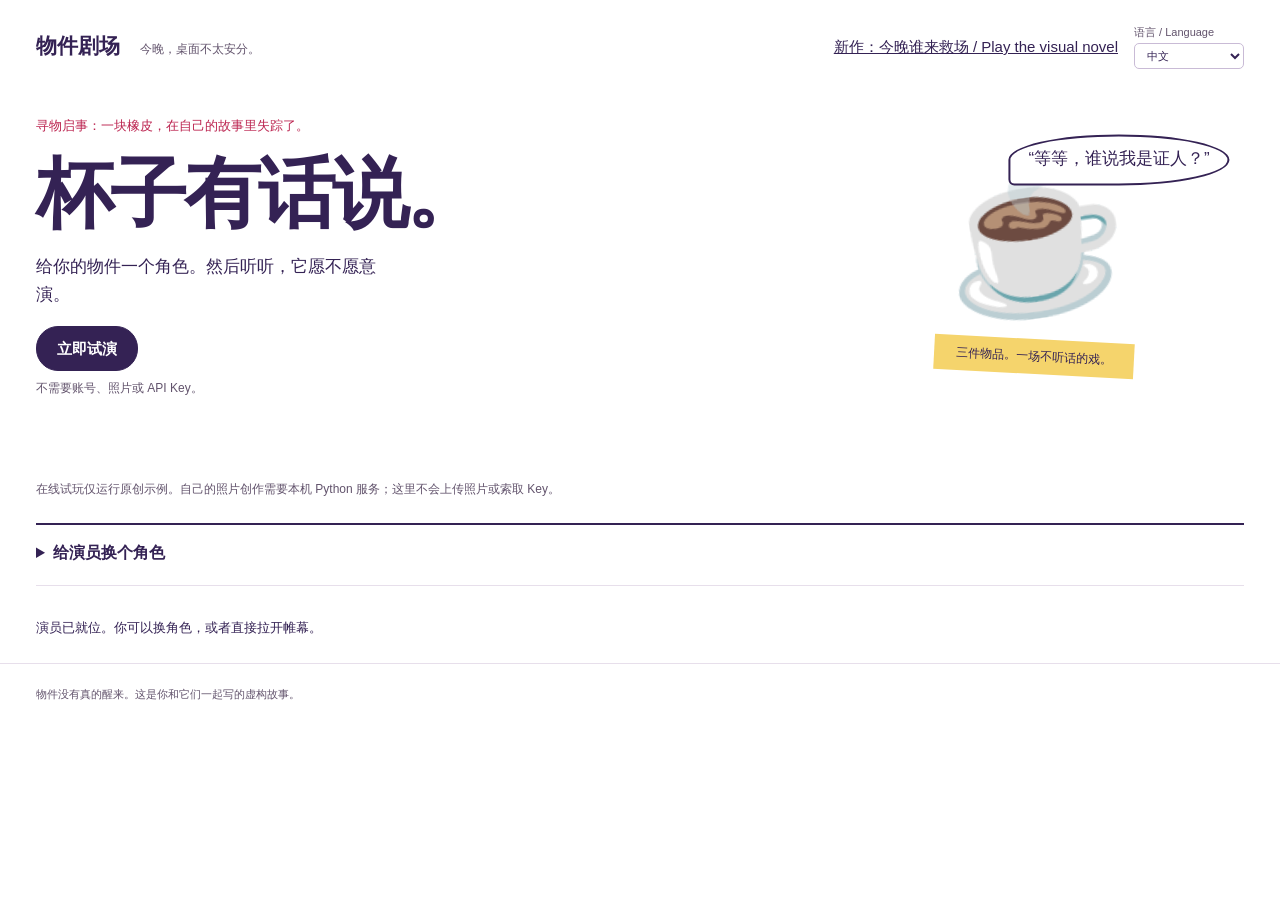
<file: web/index.html>
<!doctype html>
<html lang="zh-CN"><head><meta charset="utf-8"><meta name="viewport" content="width=device-width,initial-scale=1"><meta name="description" content="Three everyday objects walk out of their assigned roles. A short interactive comic in English and Chinese."><title>杯子有话说 · 物件剧场</title><link rel="stylesheet" href="./style.css"><script src="./i18n.js" defer></script><script src="./app.js" defer></script></head><body>
<header><a class="wordmark" href="./"><b data-i18n="物件剧场">物件剧场</b><span data-i18n="今晚，桌面不太安分。">今晚，桌面不太安分。</span></a><nav><a href="./play/" style="color:inherit">新作：今晚谁来救场 / Play the visual novel</a><label class="language-label"><span>语言 / Language</span><select id="language" aria-label="语言 / Language"><option value="zh-CN">中文</option><option value="en">English</option></select></label><button id="settingsToggle" hidden aria-expanded="false" aria-controls="settings" data-i18n="幕后设置">幕后设置</button></nav></header>
<section id="settings" hidden><label>Gemini API Key<input id="key" type="password" autocomplete="off" data-placeholder="只在本次页面会话使用"></label><label><span data-i18n="编剧模型"></span><input id="textModel" value="gemini-2.5-flash"></label><label><span data-i18n="画师模型"></span><input id="imageModel" value="gemini-2.5-flash-image"></label><p data-i18n="使用自己的照片生成时，照片与设定将发送给 Google。Key 与照片不写入本机文件；可能使用你的 API 额度。示例不调用模型。"></p></section>
<main><section class="opening"><div><p class="premise" data-i18n="寻物启事：一块橡皮，在自己的故事里失踪了。"></p><h1 data-i18n="杯子有话说。">杯子有话说。</h1><p class="lede" data-i18n="给你的物件一个角色。然后听听，它愿不愿意演。"></p><button id="quickStart" class="primary" data-i18n="立即试演">立即试演</button><p class="quick-note" data-i18n="不需要账号、照片或 API Key。"></p></div><div class="opening-prop" aria-hidden="true"><div class="cup">☕<span data-i18n="“等等，谁说我是证人？”"></span></div><span class="ticket" data-i18n="三件物品。一场不听话的戏。"></span></div></section>
<p id="deploymentNotice" class="deployment-note" hidden data-i18n="在线试玩仅运行原创示例。自己的照片创作需要本机 Python 服务；这里不会上传照片或索取 Key。"></p>
<details id="castingPanel" class="casting"><summary id="castHeading" data-i18n="给演员换个角色">给演员换个角色</summary><div class="casting-heading"><h2 data-i18n="今晚的演员"></h2><button id="sample" data-i18n="恢复示例演员"></button></div><div id="cast" class="cast-strip"></div><div class="director-bar"><p id="mode"></p><button id="start" class="primary" data-i18n="拉开帷幕"></button></div></details>
<section id="stage" class="stage" hidden aria-labelledby="storyTitle"><div class="stage-top"><div><p id="source" class="source"></p><h2 id="storyTitle" tabindex="-1"></h2></div><div class="stage-actions"><button id="artRetry" hidden></button><button id="export" disabled data-i18n="带走这出戏"></button><button id="print" disabled data-i18n="打印 / 存为 PDF"></button></div></div><div id="comic" class="comic"></div><aside id="protest" class="protest" hidden><span class="protest-mark" data-i18n="等一下！"></span><div><p id="protestActor"></p><blockquote id="protestLine"></blockquote><p id="protestRequest"></p></div><div class="choices"><button id="listen" class="primary" data-i18n="听它说完"></button><button id="insist" data-i18n="导演说了算"></button></div></aside><div id="ending" class="ending" hidden></div><div class="stage-bottom"><button id="otherEnding" hidden data-i18n="看看另一种结局"></button><button id="newShow" data-i18n="重新选角"></button><details><summary data-i18n="这些物件为什么这样演？"></summary><ul id="details"></ul></details></div></section>
<div class="feedback"><p id="status" role="status" aria-live="polite"></p><button id="cancel" hidden data-i18n="停止生成"></button></div></main><footer><span data-i18n="物件没有真的醒来。这是你和它们一起写的虚构故事。"></span><span id="photoNote" data-i18n="照片留在本页，直到你点击真实生成。"></span></footer>
</body></html>
</file>
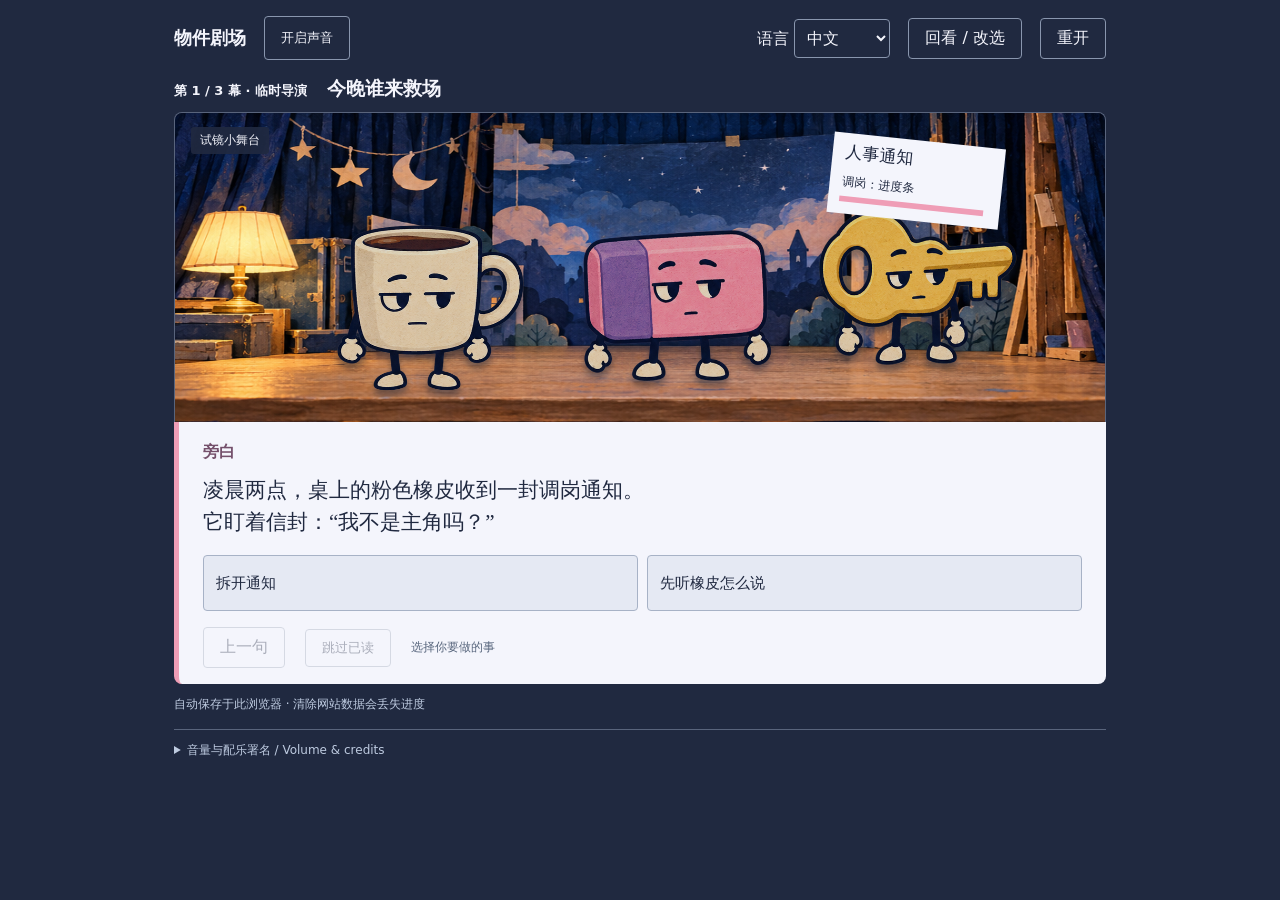
<file: web/play/index.html>
<!doctype html><html lang="zh-CN"><head><meta charset="utf-8"><meta name="viewport" content="width=device-width,initial-scale=1"><title>今晚谁来救场 · 物件剧场</title><meta name="description" content="三幕荒诞物件视觉小说：你陪它们排戏，它们替你救场。中英双语，无需账号。"><link rel="preload" as="image" href="./assets/actors-v1.png"><link rel="preload" as="image" href="./assets/scenes-v1.png"><link rel="stylesheet" href="./play.css"><script src="./presentation.js" defer></script><script src="./music.js" defer></script><script src="./play.js" defer></script></head><body><main class="novel"><header><div class="brand-tools"><span id="brand">物件剧场</span><button id="musicButton" aria-pressed="false">播放音乐</button></div><nav><label><span id="langLabel">语言</span> <select id="language" aria-label="语言 / Language"><option value="zh-CN">中文</option><option value="en">English</option></select></label><button id="logButton">回看</button><button id="restart">重开</button></nav></header><p id="musicStatus" role="status">可选配乐 · 默认关闭</p><div class="chapter"><span id="chapter"></span><h1 id="title"></h1></div><section class="stage" aria-label="夜间桌面"><div id="art" role="img"></div><div id="stageChoices" aria-label="舞台道具 / Stage props"></div></section><section class="dialogue" aria-labelledby="speaker"><div id="escapedActor" hidden role="img" aria-label="橡皮站在对白框上"><svg viewBox="0 0 100 75" aria-hidden="true"><rect x="10" y="10" width="80" height="52" rx="8" fill="#ef9db6" stroke="#202940" stroke-width="4"/><path d="M12 12h18v48H12" fill="#b782b0"/><circle cx="47" cy="31" r="3" fill="#202940"/><circle cx="69" cy="31" r="3" fill="#202940"/><path d="M50 44q8 8 16 0" fill="none" stroke="#202940" stroke-width="3"/></svg></div><h2 id="speaker"></h2><p id="line" aria-live="polite"></p><div id="choices"></div><div class="controls"><button id="back">上一句</button><button id="skip">跳过已读</button><span id="cue"></span><button id="next">继续</button></div></section><div id="saveConflict" hidden role="alert"><p id="conflictText"></p><button id="loadLatest"></button> <button id="keepLocal"></button></div><button id="undoRevisit" hidden></button><p id="saveStatus" role="status"></p><aside class="soundtrack" aria-label="Music"><details class="sound-settings"><summary>音量与配乐署名 / Volume &amp; credits</summary><div class="soundtrack-controls"><label><span id="volumeLabel">音量</span> <input id="musicVolume" type="range" min="0" max="50" value="18" aria-label="音乐音量"></label></div><audio id="musicAudio" preload="none" loop></audio><p>“Scheming Weasel (slower version)”, “Tea Roots”, “Carefree” — <a href="https://incompetech.com/" target="_blank" rel="noopener">Kevin MacLeod (incompetech.com)</a>. <a href="https://creativecommons.org/licenses/by/4.0/" target="_blank" rel="noopener">CC BY 4.0</a>. Re-encoded to 96 kbps for web playback; no edits to the compositions. 转码压缩，未剪辑曲目。</p></details></aside><dialog id="restartDialog" aria-labelledby="restartTitle"><h2 id="restartTitle"></h2><p id="restartText"></p><button id="keepPlaying" autofocus></button> <button id="confirmRestart"></button></dialog><dialog id="log" aria-labelledby="logTitle"><div class="log-heading"><h2 id="logTitle">已读对白</h2><button id="closeLog">关闭</button></div><h3 id="choiceHistoryTitle">你的选择</h3><p id="choiceHistoryHint"></p><ol id="choiceHistory"></ol><h3 id="dialogueHistoryTitle">对白记录</h3><ol id="history"></ol></dialog></main></body></html>
</file>
<file: web/style.css>
:root{--ink:#342254;--pink:#d83557;--yellow:#f5d46c;--paper:#fffdf8;--muted:#756880;--line:#e7dfeb}*{box-sizing:border-box}body{margin:0;background:var(--paper);color:var(--ink);font:15px/1.55 "Trebuchet MS","PingFang SC","Microsoft YaHei",sans-serif}button,input,select{font:inherit}button{border:1px solid #c9bbd6;border-radius:22px;padding:10px 20px;color:var(--ink);background:transparent;cursor:pointer;font-weight:700}button:hover:not(:disabled){background:#f0e7fa;border-color:var(--ink)}button:disabled{opacity:.45;cursor:not-allowed}button.primary{background:var(--ink);color:white;border-color:var(--ink)}button.primary:hover:not(:disabled){background:#573581;color:white}:focus-visible{outline:3px solid var(--pink);outline-offset:4px}header{max-width:1350px;margin:auto;display:flex;align-items:center;justify-content:space-between;padding:24px 36px}.wordmark{text-decoration:none;color:var(--ink);font-size:21px;font-weight:800}.wordmark span{font-size:12px;font-weight:400;margin-left:20px;color:var(--muted)}main{max-width:1280px;margin:auto;padding:0 36px}.opening{display:flex;align-items:center;justify-content:space-between;min-height:310px;gap:30px;margin-bottom:35px}.premise{font-size:13px;color:var(--pink);max-width:400px;margin:0 0 18px}h1{font-size:76px;line-height:1.02;letter-spacing:-4px;margin:0;font-weight:900}h1 span{color:var(--pink)}.lede{font-size:17px;margin-top:20px;line-height:1.65}.opening-prop{position:relative;width:420px;text-align:center}.cup{font-size:150px;transform:rotate(-8deg);line-height:1.1}.cup span{font-size:17px;position:absolute;right:5px;top:-5px;border:2px solid var(--ink);padding:14px 18px;border-radius:50% 50% 50% 6px;background:white;transform:rotate(8deg);max-width:230px}.ticket{display:inline-block;font-size:12px;background:var(--yellow);padding:8px 22px;transform:rotate(3deg);margin-top:22px}.casting{border-top:2px solid var(--ink);padding-top:22px}.casting-heading{display:flex;align-items:center;justify-content:space-between;margin-bottom:18px}h2{font-size:22px;margin:0}.cast-strip{display:grid;grid-template-columns:repeat(3,1fr);gap:24px}.actor{display:grid;grid-template-columns:105px 1fr;gap:16px;padding:16px 0;border-bottom:1px solid var(--line);align-items:center}.actor-image{position:relative;aspect-ratio:1;background:#f0e9f7;border-radius:48% 44% 47% 41%;overflow:hidden}.actor-image img{width:100%;height:100%;object-fit:cover;display:block}.actor-fields{min-width:0}.actor-fields input[type=text]{width:100%;border:0;border-bottom:1px solid #c9bbd6;background:transparent;padding:5px 0;font-size:17px;font-weight:bold;color:var(--ink)}label{font-size:12px;color:var(--muted);display:block}select{margin:8px 0;width:100%;padding:7px 5px;border:1px solid #c9bbd6;border-radius:5px;background:white;color:var(--ink)}.photo-label{cursor:pointer;color:var(--pink);font-size:12px}.photo-label input{max-width:150px;font-size:10px;display:block;margin-top:4px}.director-bar{display:flex;justify-content:space-between;align-items:center;gap:15px;margin:22px 0 35px}.director-bar p{font-size:12px;color:var(--muted);margin:0}.stage{background:#f1eaf7;padding:28px;border-radius:20px;margin:20px 0 35px;position:relative}.stage[hidden]{display:none}.stage-top{display:flex;align-items:center;justify-content:space-between;gap:15px;margin-bottom:22px}.stage-top button{font-size:12px;padding:7px 13px}.source{font-size:11px;color:var(--muted);margin:0 0 5px}.comic{display:grid;grid-template-columns:1fr 1fr;gap:16px}.panel{position:relative;background:white;border:2px solid var(--ink);border-radius:3px;overflow:hidden;min-width:0}.panel-art{width:100%;aspect-ratio:9/7;position:relative;overflow:hidden;background:#fff8e5}.panel-art.generated img{position:absolute;width:200%;height:200%;object-fit:fill;max-width:none}.panel-art svg{width:100%;height:100%;display:block}.panel-label{position:absolute;top:12px;left:12px;color:var(--ink);font-size:11px;background:var(--yellow);border-radius:3px;padding:3px 7px}.panel-caption{padding:12px 15px 0;margin:0;font-size:13px;font-weight:bold}.dialogue{padding:8px 15px 14px;margin:0;list-style:none;font-size:13px;line-height:1.6}.dialogue li{margin-top:4px}.dialogue strong{color:var(--pink);font-size:11px;margin-right:7px}.pending-art{display:flex;height:100%;padding:35px;align-items:center;color:var(--muted);text-align:center;font-size:13px}.protest{position:relative;display:grid;grid-template-columns:auto 1fr auto;align-items:center;gap:22px;background:var(--paper);border:3px solid var(--pink);border-radius:14px 14px 14px 0;padding:25px;margin:22px -12px 0;box-shadow:6px 6px 0 #d8355720}.protest[hidden]{display:none}.protest-mark{font-size:27px;line-height:1.2;writing-mode:vertical-rl;font-weight:900;color:var(--pink)}#protestActor{font-size:11px;color:var(--muted);margin:0}.protest blockquote{font-size:21px;font-weight:700;margin:6px 0;line-height:1.5}#protestRequest{font-size:12px;margin:5px 0;color:var(--muted)}.choices{display:flex;flex-direction:column;gap:9px}.choices button{white-space:nowrap;font-size:13px}.ending{padding:25px 8px 5px;font-size:20px;font-weight:bold;text-align:center;line-height:1.6}.ending small{display:block;color:var(--pink);font-size:12px;font-weight:400;margin-bottom:7px}.stage-bottom{display:flex;flex-wrap:wrap;gap:12px;align-items:center;margin-top:25px;font-size:12px}.stage-bottom button{font-size:12px;padding:7px 13px}.stage-bottom details{margin-left:auto;color:var(--muted);max-width:460px}.stage-bottom summary{cursor:pointer}.stage-bottom ul{padding-left:18px}#status{font-size:13px;min-height:25px;color:var(--ink);margin-bottom:20px}#status.error{color:#a72e37}footer{padding:22px 36px;border-top:1px solid var(--line);font-size:11px;color:var(--muted);display:flex;justify-content:space-between;gap:20px;max-width:1350px;margin:auto}#settings{max-width:1280px;margin:0 auto 15px;padding:18px 36px;background:#efe9f5;display:grid;grid-template-columns:1fr 1fr 1fr;gap:15px}#settings[hidden]{display:none}#settings input{display:block;width:100%;border:1px solid #c9bbd6;border-radius:5px;padding:8px;margin-top:4px}#settings p{grid-column:1/-1;font-size:11px;margin:0;color:var(--muted)}button[hidden]{display:none}.stage.enter{animation:curtain .45s ease-out}@keyframes curtain{from{opacity:0;transform:translateY(15px)}to{opacity:1;transform:none}}@media(max-width:950px){.actor{grid-template-columns:80px 1fr;gap:10px}.cast-strip{gap:15px}h1{font-size:62px}.opening-prop{width:300px}.cup{font-size:130px}.protest{grid-template-columns:auto 1fr}.choices{grid-column:2;flex-direction:row}.wordmark span{display:none}}@media(max-width:650px){header{padding:18px 20px}main{padding:0 20px}.opening{min-height:0;margin:20px 0 25px;gap:10px;align-items:flex-start}.opening-prop{width:130px;margin-top:80px}.cup{font-size:80px}.cup span{font-size:11px;right:-5px;top:-50px;padding:10px;max-width:150px}.ticket{font-size:9px;padding:5px 8px}h1{font-size:54px;letter-spacing:-3px}.premise{font-size:11px;max-width:230px}.lede{font-size:13px}.cast-strip{grid-template-columns:1fr;gap:0}.actor{grid-template-columns:85px 1fr;padding:15px 0}.actor-fields{display:grid;grid-template-columns:1fr 1fr;gap:5px 12px}.actor-fields>label:first-child{grid-column:1}.actor-fields input[type=text]{font-size:15px}.photo-label{grid-column:1/-1}.photo-label input{display:inline-block;margin-left:8px;max-width:190px}.casting-heading h2{font-size:19px}.casting-heading button{font-size:12px;padding:8px 12px}.director-bar{align-items:flex-start}.director-bar p{max-width:180px}.stage{padding:14px;margin-left:-7px;margin-right:-7px}.stage-top{align-items:flex-start}.stage-top h2{font-size:19px}.stage-top>div:last-child{display:flex;gap:5px;flex-direction:column}.comic{gap:8px}.panel-caption{padding:8px 8px 0;font-size:11px}.dialogue{padding:6px 8px 10px;font-size:11px}.dialogue strong{display:block;margin:0}.panel-label{top:6px;left:6px;font-size:9px}.protest{margin:18px 0 0;padding:15px;gap:12px}.protest-mark{font-size:22px}.protest blockquote{font-size:17px}.choices{flex-direction:column;align-items:flex-start}.stage-bottom details{margin-left:0;width:100%}.ending{font-size:17px}footer{flex-direction:column;padding:20px;gap:5px}#settings{padding:16px 20px;grid-template-columns:1fr}.pending-art{padding:15px;font-size:11px}}@media(prefers-reduced-motion:reduce){.stage.enter{animation:none}}

#exportPreview{display:inline-block;color:var(--pink);margin-bottom:25px;font-weight:bold}#exportPreview[hidden]{display:none}
/* The interruption, rather than the casting form, leads this short play. */
:root{--paper:#fff;--pink:#bc2450;--muted:#62536c}
header nav{display:flex;align-items:center;gap:16px}.language-label{font-size:11px}.language-label select{margin:2px 0 0;width:110px;padding:5px 8px}.opening{min-height:340px}.opening h1{max-width:620px;font-size:clamp(54px,6vw,78px);letter-spacing:-3px;color:var(--ink);text-wrap:balance}.lede{max-width:360px}.quick-note{font-size:12px;color:var(--muted);margin-top:8px}.casting{margin-bottom:24px;padding:16px 0;border-bottom:1px solid var(--line)}.casting>summary{cursor:pointer;font-size:16px;font-weight:bold;min-height:28px}.casting-heading{margin-top:20px}.deployment-note{max-width:800px;font-size:12px;color:var(--muted);padding:12px 0;margin:0 0 12px}.stage-actions{display:flex;flex-wrap:wrap;gap:6px;justify-content:flex-end}.stage{padding:20px;margin-top:18px}.panel-art{aspect-ratio:9/7}.protest{margin:18px -8px 0}.playing .opening{display:none}.feedback{display:flex;align-items:center;gap:12px}.feedback button{font-size:12px;white-space:nowrap}#status{margin:8px 0 20px}.photo-label input{font-size:12px;max-width:100%}.actor-fields{overflow-wrap:anywhere}.stage-top h2:focus{outline:none}.comic .panel-label{pointer-events:none}.language-label span{display:block}
@media(max-width:650px){header{gap:14px;align-items:flex-start}.wordmark{font-size:18px}header nav{gap:8px;flex-wrap:wrap;justify-content:flex-end}.language-label select{width:105px}.opening{min-height:0;position:relative;padding-top:16px}.opening>div:first-child{max-width:100%}.opening h1{max-width:280px;font-size:52px;line-height:1.1;letter-spacing:-2px}.opening-prop{position:absolute;right:0;top:60px;width:100px;opacity:.95}.cup{font-size:60px}.cup span{font-size:10px;top:-35px;right:0;width:115px}.ticket{display:none}.lede{max-width:215px}.quick-note{font-size:11px}.premise{max-width:230px}.stage{padding:12px}.comic{grid-template-columns:1fr;gap:14px}.panel-art{aspect-ratio:9/7}.panel-caption{font-size:14px;padding:12px 12px 0}.dialogue{font-size:14px;padding:6px 12px 14px}.dialogue strong{display:inline;margin-right:7px;font-size:12px}.panel-label{font-size:11px}.stage-top{flex-direction:column;gap:10px}.stage-top>div:last-child{flex-direction:row;flex-wrap:wrap}.stage-actions{justify-content:flex-start}.protest{margin:18px 0 0}.protest-mark{writing-mode:horizontal-tb;grid-column:1/-1;font-size:22px}.protest{grid-template-columns:1fr}.choices{grid-column:1;flex-direction:row;flex-wrap:wrap}.choices button{white-space:normal}.protest blockquote{font-size:18px}.feedback{align-items:flex-start}.actor-fields{grid-template-columns:minmax(0,1fr) minmax(0,1fr)}.stage-bottom summary{min-height:32px}.deployment-note{margin-top:10px}.language-label span{font-size:10px}}
@media print{header,.opening,.casting,.deployment-note,.stage-actions,.stage-bottom,.feedback,footer,.choices,#settings{display:none!important}body,main{padding:0;background:white}main{max-width:none}.stage{background:white;padding:0;margin:0}.comic{grid-template-columns:1fr 1fr}.panel{break-inside:avoid}.protest{box-shadow:none;break-inside:avoid}.panel-art{aspect-ratio:9/7}.ending{break-inside:avoid}}

@media(max-width:650px){.opening-prop{display:none}.opening h1{max-width:100%}.lede{max-width:300px}}
</file>
<file: web/play/play.css>
*{box-sizing:border-box}body{margin:0;background:#202940;color:#f4f5fc;font-family:system-ui,sans-serif}.novel{max-width:1200px;margin:auto;min-height:100svh;padding:22px 32px 26px}header{display:flex;align-items:center;justify-content:space-between;gap:20px}#brand{font-size:18px;font-weight:650}nav{display:flex;gap:18px;align-items:center}button,select{font:inherit;color:inherit;background:transparent;border:1px solid #8996ae;padding:9px 16px;border-radius:4px;cursor:pointer}select{background:#202940;padding:8px}button:hover{background:#34445c}button:focus-visible,select:focus-visible{outline:3px solid #ffd684;outline-offset:4px}button:disabled{opacity:.35;cursor:default}.stage{position:relative;margin:20px 0 0;height:min(52vh,460px);min-height:285px;overflow:hidden;border-radius:8px 8px 0 0;background:#29364f}#art{height:100%;width:100%}#art svg{height:100%;width:100%;display:block}.chapter{position:absolute;left:30px;top:25px;max-width:70%}.chapter span{color:#becbe0;font-size:13px}h1{font-family:Georgia,'Songti SC','Noto Serif CJK SC',serif;font-size:clamp(23px,3vw,36px);font-weight:500;margin:9px 0;color:#f4f5fc}.dialogue{position:relative;background:#f4f5fc;color:#202940;padding:25px 32px 18px;border-left:5px solid #ef9db6;min-height:235px;border-radius:0 0 8px 8px}h2{font-size:15px;margin:0 0 12px;color:#74506b}#line{font-family:Georgia,'Songti SC','Noto Serif CJK SC',serif;font-size:clamp(20px,2.1vw,25px);line-height:1.65;max-width:850px;min-height:82px;margin:0 0 20px;white-space:pre-line}.controls{display:flex;align-items:center;gap:20px}.controls button{color:#202940;border-color:#9ca6b7}.controls button:hover{background:#e0e5f0}#next{margin-left:auto;background:#202940;color:white;min-width:106px}#cue{color:#59677e;font-size:12px}#choices{display:grid;gap:10px;margin:10px 0 22px}#choices:empty{display:none}#choices button{text-align:left;color:#202940;background:#e5e9f3;border-color:#a7b2c6;line-height:1.4;padding:14px 18px}#choices button:hover{background:#d6deee;border-color:#202940}dialog{background:#f4f5fc;color:#202940;border:0;border-radius:8px;padding:28px;width:min(680px,90vw);max-height:80vh}dialog::backdrop{background:#10192bc9}dialog button{color:#202940}#history{padding-left:23px;line-height:1.65}#history li{margin-bottom:15px}#history strong{display:block;color:#74506b;font-size:13px}@media(max-width:600px){.novel{padding:12px 12px 20px}header{gap:8px}#brand{font-size:14px}nav{gap:6px;font-size:12px}nav button,select{padding:7px 9px}#langLabel{display:none}.stage{height:38svh;min-height:240px;margin-top:12px}.chapter{left:16px;top:17px;max-width:90%}.dialogue{padding:20px 18px 16px}#line{min-height:100px}.controls{gap:10px}#cue{max-width:95px}.controls button{padding:9px 12px}}@media(prefers-reduced-motion:reduce){*{scroll-behavior:auto}}

#escapedActor{position:absolute;right:28px;top:-44px;width:88px;height:66px}#escapedActor[hidden]{display:none}#escapedActor svg{width:100%;height:100%}

/* Compact desk comedy: choices share the same visible stage. */
.novel{max-width:980px;padding:16px 24px 20px;min-height:0}.stage{height:290px;min-height:0;margin-top:14px}.chapter{top:18px;left:24px;max-width:62%}h1{font-size:27px}.dialogue{padding:20px 24px 16px;min-height:0}#line{font-size:21px;line-height:1.5;min-height:64px;margin-bottom:16px}#choices{grid-template-columns:repeat(auto-fit,minmax(210px,1fr));gap:9px;margin:10px 0 16px}#choices button{font-size:15px;padding:12px;min-height:56px}.props{position:absolute;inset:0;width:100%;height:100%;pointer-events:none}.novel[data-scene="outside"] #next{background:#754763;border-color:#754763}.novel[data-scene="outside"] .dialogue{border-color:#ef9db6}@media(max-width:600px){.novel{padding:10px}.stage{height:215px}.chapter{left:14px;top:14px;max-width:85%}h1{font-size:22px}.dialogue{padding:18px 16px 14px}#line{font-size:19px;min-height:65px}#choices{grid-template-columns:1fr}#choices button{min-height:44px;padding:10px 12px}#next{max-width:195px;font-size:14px}.controls{gap:8px}#cue{display:none}}

.novel[data-scene="dance"] #art>svg:first-child{transform:rotate(-2deg)}
/* Raster direction is separate from branching content. */
.chapter{position:static;max-width:none;display:flex;align-items:baseline;gap:20px;margin:16px 0 10px}.chapter span{font-size:12px;white-space:nowrap}h1{font-family:system-ui,sans-serif;font-size:19px;font-weight:600;margin:0}.stage{margin-top:0;height:310px;border:1px solid #59647c;border-bottom:0}.scene-backdrop{position:absolute;inset:0;background-image:url('./assets/scenes-v1.png');background-repeat:no-repeat}.scene-0{background-size:100% 320%;background-position:0 0}.scene-1{background-size:100% 342.85714%;background-position:0 44.11765%}.scene-2{background-size:100% 252.63158%;background-position:0 100%}.scene-location{position:absolute;left:16px;top:14px;padding:5px 9px;background:#202940e8;color:#f4f5fc;font-size:12px;border-radius:3px}.cast{position:absolute;inset:0;pointer-events:none}.actor-sprite{width:220px;aspect-ratio:1;background-image:url('./assets/actors-v1.png');background-repeat:no-repeat;background-size:300% var(--sheet-height);background-position:var(--column) var(--row)}.cast .actor-sprite{position:absolute;bottom:5%;filter:drop-shadow(0 6px 3px #14203470);opacity:.83}.slot-c{left:15%}.slot-e{left:42%}.slot-k{left:68%}.cast .speaking{opacity:1;transform:translateY(-5px) scale(1.07)}.cast.closeup .actor-sprite:not(.speaking){opacity:.5;transform:scale(.83)}.cast.closeup .speaking{width:300px;left:38%;bottom:-2%;transform:none}.cast{animation:cast-in .16s ease-out}.props{pointer-events:none}#escapedActor{right:24px;top:-104px;width:130px;height:130px;z-index:3}#escapedActor .actor-sprite{width:130px}.dialogue h2{font-weight:700;font-size:16px}.novel[data-scene="dance"] #art>svg:first-child{transform:none}@keyframes cast-in{from{opacity:.65}to{opacity:1}}@media(max-width:600px){.chapter{display:block;margin:12px 0 8px}.chapter span{font-size:11px}h1{font-size:17px;margin-top:4px}.stage{height:225px}.actor-sprite{width:125px}.slot-c{left:2%}.slot-e{left:34%}.slot-k{left:66%}.cast .actor-sprite{bottom:6%}.cast.closeup .speaking{width:205px;left:23%;bottom:-1%}.scene-location{top:9px;left:9px;font-size:10px}#escapedActor{width:100px;height:100px;top:-80px;right:15px}#escapedActor .actor-sprite{width:100px}.controls{flex-wrap:wrap}#next{max-width:220px}}@media(prefers-reduced-motion:reduce){.cast{animation:none}}
.cast .actor-sprite{opacity:1;filter:brightness(.88) drop-shadow(0 6px 3px #14203470)}.cast .speaking{filter:drop-shadow(0 6px 3px #14203470)}.cast.closeup .actor-sprite:not(.speaking){opacity:1;filter:brightness(.7);width:165px;transform:none}.cast.closeup[data-focus="c"] .slot-e{left:75%}.cast.closeup[data-focus="c"] .slot-k{left:2%}.cast.closeup[data-focus="e"] .slot-c{left:2%}.cast.closeup[data-focus="e"] .slot-k{left:75%}.cast.closeup[data-focus="k"] .slot-c{left:2%}.cast.closeup[data-focus="k"] .slot-e{left:75%}@media(max-width:600px){.cast.closeup .actor-sprite:not(.speaking){width:95px}.cast.closeup[data-focus="c"] .slot-e,.cast.closeup[data-focus="e"] .slot-k,.cast.closeup[data-focus="k"] .slot-e{left:73%}}

#saveStatus{font-size:12px;color:#becbe0;margin:12px 0 0}#skip{font-size:13px}#restartDialog p{line-height:1.6}#keepPlaying{background:#202940;color:white}#line{scroll-margin:20px}@media(max-width:600px){#skip{font-size:12px;padding:9px}#saveStatus{font-size:11px}}

.soundtrack{margin-top:16px;padding-top:12px;border-top:1px solid #59647c;font-size:12px;color:#becbe0}.soundtrack-controls{display:flex;align-items:center;gap:18px;flex-wrap:wrap}.soundtrack-controls label{display:flex;align-items:center;gap:8px}.soundtrack button{font-size:13px;min-width:108px}.soundtrack input{width:105px;accent-color:#ffd684}.soundtrack input:focus-visible{outline:3px solid #ffd684;outline-offset:4px}.soundtrack p{margin:8px 0;line-height:1.5}.soundtrack a{color:#ffd684}.soundtrack summary{cursor:pointer}.soundtrack audio{display:none}

#choiceHistory{padding-left:23px}#choiceHistory li{margin:8px 0}#choiceHistory button{width:100%;text-align:left;background:#e5e9f3;line-height:1.45}#choiceHistoryHint{font-size:13px;line-height:1.6;color:#59677e}dialog h3{font-size:15px;margin:22px 0 10px}#saveConflict{margin-top:14px;padding:14px;background:#fff0ce;color:#202940;border-radius:5px;font-size:14px;line-height:1.6}#saveConflict[hidden],#undoRevisit[hidden]{display:none}#saveConflict button{color:#202940;border-color:#59677e;margin:4px 0}#undoRevisit{margin-top:14px;font-size:13px;border-color:#ffd684;color:#ffd684}@media(max-width:600px){nav{gap:4px}nav button{padding:7px}#saveConflict button{width:100%;text-align:left}}

.log-heading{position:sticky;top:-28px;z-index:2;display:flex;align-items:center;justify-content:space-between;gap:16px;background:#f4f5fc;padding:12px 0;margin-top:-12px;border-bottom:1px solid #d6deee}.log-heading h2{margin:0}#closeLog{min-height:44px}

/* First-visit entry: let the scene explain itself. */
.chapter span{font-size:13px;color:#f4f5fc;font-weight:600}
.brand-tools{display:flex;align-items:center;gap:18px}#musicButton{font-size:13px;min-height:44px;white-space:nowrap}#musicButton[aria-pressed="true"]{border-color:#ffd684;color:#ffd684}
#speaker[data-actor="e"]{color:#854761}#speaker[data-actor="c"]{color:#66502d}#speaker[data-actor="k"]{color:#765700}
.soundtrack-controls{margin:12px 0}.soundtrack details>p{margin-top:12px}
@media(max-width:600px){header{flex-wrap:wrap;gap:6px}.brand-tools{width:100%;justify-content:space-between}nav{width:100%;justify-content:flex-end}.chapter{margin:10px 0 7px;display:flex;gap:12px;flex-wrap:wrap}.chapter span{font-size:11px}h1{margin:0;font-size:16px}.stage{height:clamp(145px,25svh,205px)}.scene-location{display:none}.actor-sprite{width:110px}.cast.closeup .speaking{width:175px}.dialogue{padding:14px 15px 12px}h2{margin-bottom:8px}#line{font-size:18px;line-height:1.45;min-height:0;margin-bottom:12px}#choices{margin-bottom:10px}.controls{display:grid;grid-template-columns:1fr 1fr;gap:8px}.controls button{min-height:44px}#next{grid-column:1/-1;grid-row:1;width:100%;max-width:none;min-height:48px;margin:0}.soundtrack{margin-top:10px}}

#musicStatus{font-size:13px;line-height:1.5;color:#ffd684;margin:8px 0}#musicStatus[hidden]{display:none}

@media(max-width:600px) and (max-height:640px){.stage{height:120px}.actor-sprite{width:100px}.cast.closeup .speaking{width:150px}#line{font-size:17px;line-height:1.4}}

/* Actions live on the stage; each attempted rescue visibly changes it. */
#stageChoices{position:absolute;inset:0;pointer-events:none}#stageChoices:empty{display:none}#stageChoices button{position:absolute;bottom:8px;z-index:5;pointer-events:auto;min-height:44px;background:#fff4d5;color:#202940;border:2px solid #ffd684;box-shadow:0 2px 0 #202940;font-size:14px;padding:9px 12px;width:42%;white-space:normal;line-height:1.3}#stageChoices button:first-child{left:5%}#stageChoices button:last-child{right:5%}#stageChoices button:hover{background:#ffd684}
.novel[data-stage-choice="true"] .cast .actor-sprite{bottom:19%}.novel[data-scene="mouseTrouble"] .scene-backdrop{transform:translateX(-12%)}.novel[data-scene="mousePanic"] .scene-backdrop{transform:translateX(-40%)}.novel[data-scene="mousePanic"] .cast{transform:translateX(-18%)}.novel[data-rescue="unplug"] .scene-backdrop{filter:brightness(.15)}.novel[data-rescue="unplug"] .cast .actor-sprite{filter:brightness(.4)}.novel[data-rescue="unplug"] .stage{background:#080e18}
@media(max-width:600px){#stageChoices button{font-size:12px;padding:7px 9px}.novel[data-stage-choice="true"] .cast .actor-sprite{bottom:27%}}

.cast .trapped-cup{left:12%;bottom:0;width:190px;transform:rotate(180deg);filter:none}.cast .wheel-key{left:53%;bottom:2%;width:190px;transform:rotate(60deg);filter:none}@media(max-width:600px){.cast .trapped-cup{width:115px;left:8%}.cast .wheel-key{width:115px;left:50%}}

#stageChoices button{width:132px;background:#202940df;color:#fff;border-color:#ffd684;padding:5px;display:flex;flex-direction:column;align-items:center;gap:4px;bottom:9px}#stageChoices button:first-child,#stageChoices button:last-child{left:auto;right:auto}#stageChoices button[data-target="mouse"]{left:36%}#stageChoices button[data-target="usb"]{right:7%}#stageChoices button[data-target="cup"]{left:8%}#stageChoices button[data-target="key"]{right:8%}.prop-icon{display:block;width:100px;height:80px;overflow:hidden}.prop-icon svg{width:100%;height:100%}.prop-icon .actor-sprite{width:100px}.prop-caption{font-size:13px;line-height:1.3}#stageChoices button:hover{background:#34445c}.novel[data-stage-choice="true"] .stage{min-height:225px}
@media(max-width:600px){#stageChoices button{width:112px}.prop-icon{width:86px;height:72px}.prop-icon .actor-sprite{width:86px}.prop-caption{font-size:12px}#stageChoices button[data-target="mouse"]{left:12%}#stageChoices button[data-target="usb"]{right:3%}.novel[data-stage-choice="true"] .cast .actor-sprite{bottom:40%}}
</file>
